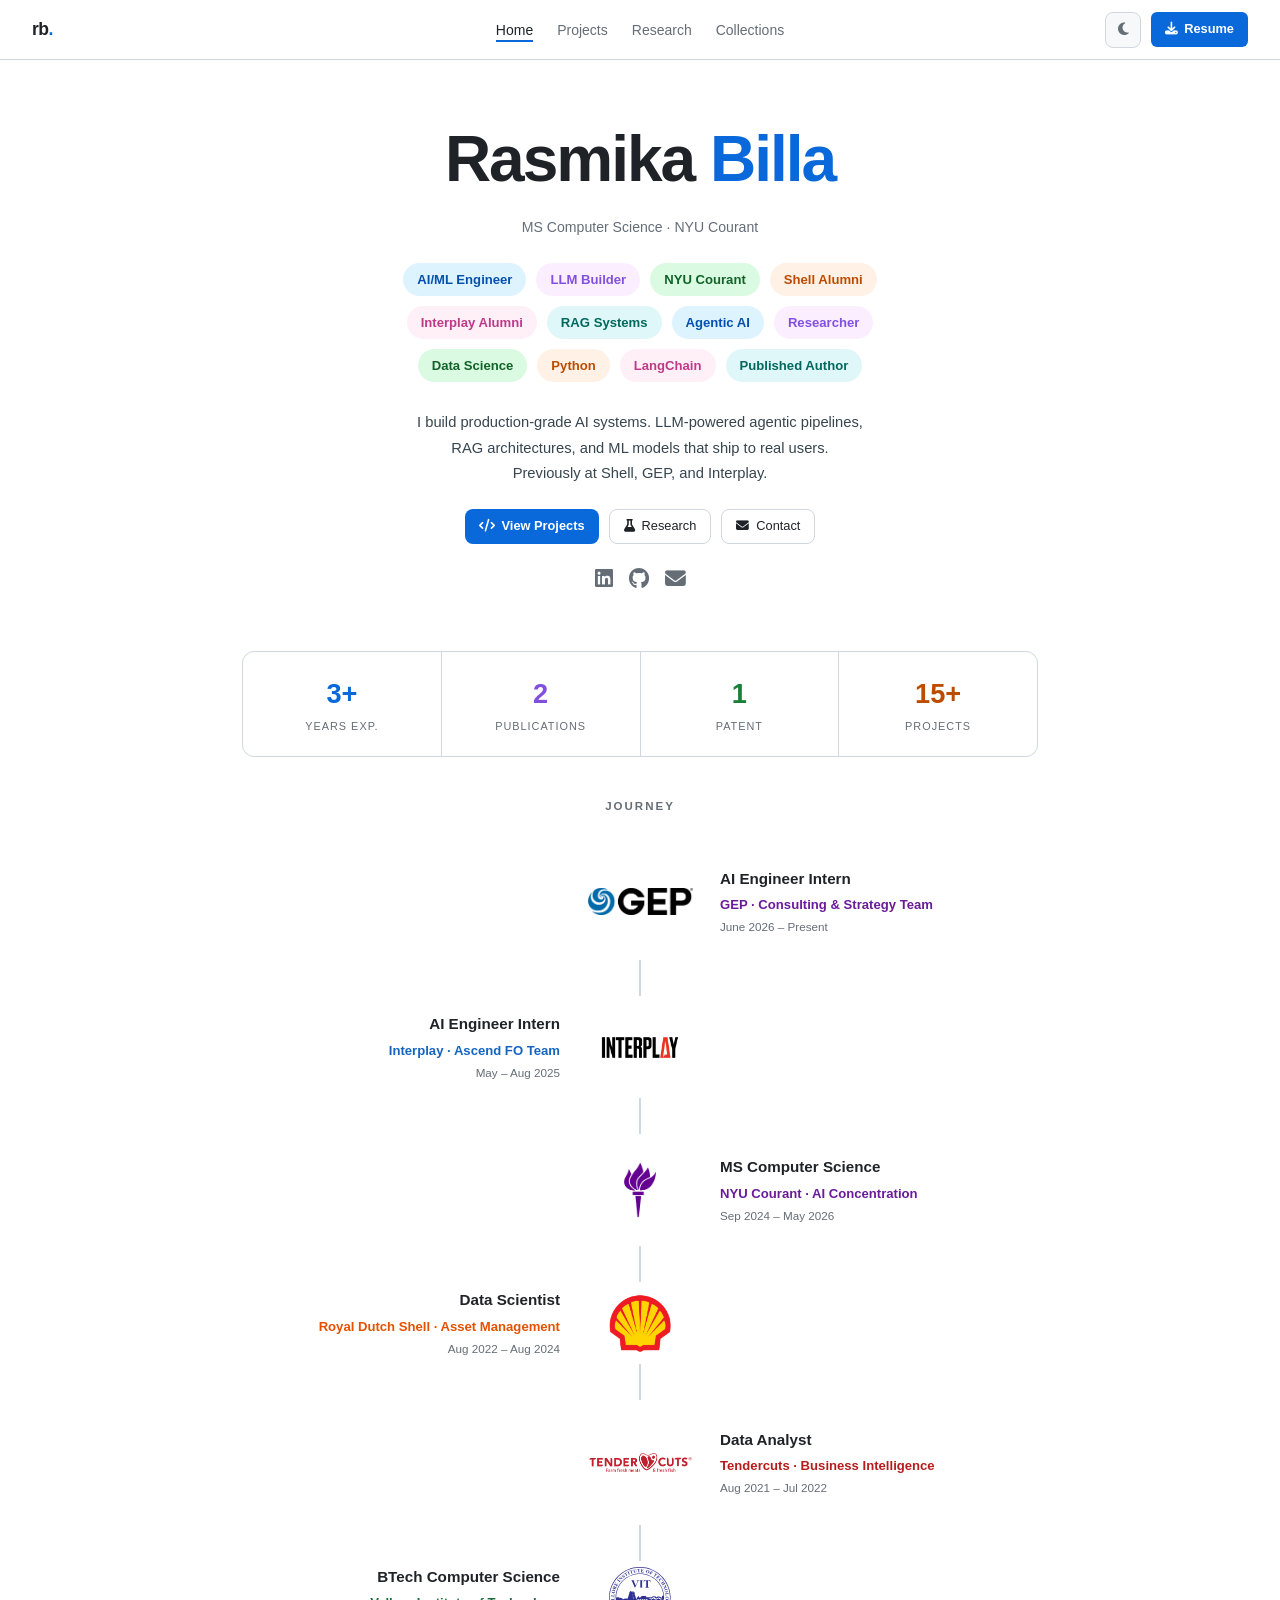
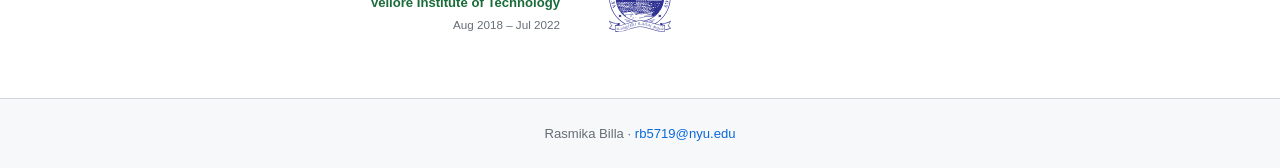
<file: index.html>
<!DOCTYPE html>
<html lang="en" data-theme="light">
<head>
  <meta charset="utf-8">
  <meta name="viewport" content="width=device-width, initial-scale=1.0">
  <meta name="description" content="Rasmika Billa — AI/ML Engineer, NYU MS CS.">
  <title>Rasmika Billa</title>
  <link rel="stylesheet" href="https://cdnjs.cloudflare.com/ajax/libs/font-awesome/6.5.0/css/all.min.css">
  <link rel="stylesheet" href="css/style.css">
  <style>
    /* ── PAGE WRAPPER ── */
    .page-wrap {
      max-width: 860px;
      margin: 0 auto;
      padding: 0 2rem;
    }

    /* ── HERO: TAG CLOUD ── */
    .hero-section {
      display: flex; flex-direction: column;
      align-items: center; justify-content: center;
      text-align: center;
      padding: 48px 0 24px;
    }
    .hero-name {
      font-size: clamp(2.6rem, 6vw, 4rem);
      font-weight: 900;
      letter-spacing: -2px;
      margin-bottom: 6px;
    }
    .hero-name span { color: var(--accent); }
    .hero-tagline { font-size: 0.88rem; color: var(--muted); margin-bottom: 24px; }

    .tag-cloud {
      display: flex; flex-wrap: wrap; gap: 10px;
      justify-content: center;
      max-width: 580px;
      margin-bottom: 28px;
    }
    .tc-tag { padding: 6px 14px; border-radius: 20px; font-size: 0.82rem; font-weight: 600; }
    a.tc-tag {
      display: inline-block;
      text-decoration: none;
      cursor: pointer;
      transition: transform 0.15s ease, box-shadow 0.15s ease, filter 0.15s ease;
    }
    a.tc-tag:hover {
      transform: translateY(-1px);
      box-shadow: 0 4px 12px rgba(0, 0, 0, 0.08);
      filter: brightness(0.97);
    }
    a.tc-tag:focus-visible {
      outline: 2px solid var(--accent);
      outline-offset: 2px;
    }
    [data-theme="dark"] a.tc-tag:hover { box-shadow: 0 4px 14px rgba(0, 0, 0, 0.35); }
    .tc-blue   { background: #ddf4ff; color: #0550ae; }
    .tc-purple { background: #fbefff; color: #8250df; }
    .tc-green  { background: #dafbe1; color: #116329; }
    .tc-orange { background: #fff1e5; color: #bc4c00; }
    .tc-pink   { background: #ffeff7; color: #bf3989; }
    .tc-teal   { background: #e0f7fa; color: #00695c; }
    [data-theme="dark"] .tc-blue,
    [data-theme="dark"] .tc-purple,
    [data-theme="dark"] .tc-green,
    [data-theme="dark"] .tc-orange,
    [data-theme="dark"] .tc-pink,
    [data-theme="dark"] .tc-teal   { background: var(--bg3); color: var(--muted); }

    .hero-bio {
      max-width: 480px;
      font-size: 0.92rem;
      color: var(--text-secondary);
      line-height: 1.75;
      margin-bottom: 22px;
    }
    .hero-actions {
      display: flex; gap: 10px; justify-content: center;
      flex-wrap: wrap; margin-bottom: 18px;
    }
    .social-row { display: flex; gap: 16px; justify-content: center; }
    .social-row a { color: var(--muted); font-size: 1.3rem; transition: color 0.2s; }
    .social-row a:hover { color: var(--accent); }

    /* ── STAT STRIP ── */
    .stat-strip {
      display: flex;
      border: 1px solid var(--border);
      border-radius: 12px;
      overflow: hidden;
      margin: 32px 0;
    }
    .stat {
      flex: 1; text-align: center;
      padding: 20px 0;
      border-right: 1px solid var(--border);
    }
    .stat:last-child { border-right: none; }
    .stat-number { font-size: 1.7rem; font-weight: 800; }
    .stat-number.c1 { color: var(--accent); }
    .stat-number.c2 { color: var(--accent); }
    .stat-number.c3 { color: var(--accent); }
    .stat-number.c4 { color: var(--accent); }
    [data-theme="light"] .stat-number.c1 { color: #0969da; }
    [data-theme="light"] .stat-number.c2 { color: #8250df; }
    [data-theme="light"] .stat-number.c3 { color: #1a7f37; }
    [data-theme="light"] .stat-number.c4 { color: #bc4c00; }
    .stat-label { font-size: 0.68rem; color: var(--muted); text-transform: uppercase; letter-spacing: 1px; margin-top: 3px; }

    /* ── JOURNEY ── */
    .section-title {
      font-size: 0.72rem; font-weight: 700; letter-spacing: 2px;
      text-transform: uppercase; color: var(--muted);
      margin-bottom: 28px; text-align: center;
    }

    .exp-timeline { position:relative; width:100%; }
    .exp-timeline::before {
      content:''; position:absolute;
      left:50%; top:0; bottom:0;
      width:2px; background:var(--border);
      transform:translateX(-50%);
    }
    .exp-item {
      display:grid;
      grid-template-columns: 1fr 120px 1fr;
      align-items:center;
      padding-bottom:36px;
      position:relative;
    }
    .exp-item:last-child { padding-bottom:0; }
    .exp-logo-col {
      grid-column:2;
      display:flex; align-items:center; justify-content:center;
      z-index:2; position:relative;
      background:var(--bg);
      padding:6px 0;
    }
    .exp-logo-col img { object-fit:contain; }
    .exp-item:nth-child(1) .exp-logo-col img { width:105px; height:105px; }
    .exp-item:nth-child(2) .exp-logo-col img { width:90px;  height:90px;  }
    .exp-item:nth-child(3) .exp-logo-col img { width:100px; height:100px; }
    .exp-item:nth-child(4) .exp-logo-col img { width:70px;  height:70px;  }
    .exp-item:nth-child(5) .exp-logo-col img { width:113px; height:113px; }
    .exp-item:nth-child(6) .exp-logo-col img { width:65px;  height:65px;  }
    [data-theme="dark"] .exp-logo-col img { display:none; }
    [data-theme="dark"] .exp-logo-col::after {
      content: attr(data-icon);
      width:48px; height:48px; border-radius:50%;
      background:var(--bg3); border:2px solid var(--border);
      display:flex; align-items:center; justify-content:center;
      font-size:1.4rem;
    }
    [data-theme="light"] .exp-logo-col::after { display:none; }
    .exp-item:nth-child(odd)  .exp-text { grid-column:3; text-align:left;  padding-left:20px; }
    .exp-item:nth-child(even) .exp-text { grid-column:1; grid-row:1; text-align:right; padding-right:20px; }
    .exp-item:nth-child(even) .exp-logo-col { grid-column:2; grid-row:1; }
    .exp-role { font-weight:700; font-size:0.95rem; }
    .exp-team { font-size:0.82rem; font-weight:600; margin-top:3px; }
    .exp-date { font-size:0.73rem; color:var(--muted); margin-top:3px; }
    [data-theme="light"] .exp-item:nth-child(1) .exp-team { color:#6a1b9a; }
    [data-theme="light"] .exp-item:nth-child(2) .exp-team { color:#1565c0; }
    [data-theme="light"] .exp-item:nth-child(3) .exp-team { color:#6a1b9a; }
    [data-theme="light"] .exp-item:nth-child(4) .exp-team { color:#e65100; }
    [data-theme="light"] .exp-item:nth-child(5) .exp-team { color:#b71c1c; }
    [data-theme="light"] .exp-item:nth-child(6) .exp-team { color:#1a6b3a; }
    [data-theme="dark"]  .exp-team { color:var(--accent); }
  </style>
</head>
<body>

<nav>
  <a href="/" class="nav-logo">rb<span>.</span></a>
  <ul class="nav-links">
    <li><a href="/" class="active">Home</a></li>
    <li><a href="/projects/">Projects</a></li>
    <li><a href="/research/">Research</a></li>
    <li><a href="/collections/">Collections</a></li>
  </ul>
  <div class="nav-right">
    <button class="theme-toggle" id="themeToggle" aria-label="Toggle theme">
      <i class="fas fa-moon" id="themeIcon"></i>
    </button>
    <a href="/resume.pdf" target="_blank" class="nav-cta"><i class="fas fa-download"></i> Resume</a>
  </div>
</nav>

<main>
  <div class="page-wrap">

    <!-- HERO -->
    <div class="hero-section">
      <h1 class="hero-name">Rasmika <span>Billa</span></h1>
      <p class="hero-tagline">MS Computer Science &middot; NYU Courant</p>
      <div class="tag-cloud">
        <a href="/projects/" class="tc-tag tc-blue">AI/ML Engineer</a>
        <a href="/projects/" class="tc-tag tc-purple">LLM Builder</a>
        <a href="/research/" class="tc-tag tc-green">NYU Courant</a>
        <a href="/projects/" class="tc-tag tc-orange">Shell Alumni</a>
        <a href="/projects/" class="tc-tag tc-pink">Interplay Alumni</a>
        <a href="/projects/" class="tc-tag tc-teal">RAG Systems</a>
        <a href="/projects/" class="tc-tag tc-blue">Agentic AI</a>
        <a href="/research/" class="tc-tag tc-purple">Researcher</a>
        <a href="/projects/" class="tc-tag tc-green">Data Science</a>
        <a href="/projects/" class="tc-tag tc-orange">Python</a>
        <a href="/projects/" class="tc-tag tc-pink">LangChain</a>
        <a href="/research/" class="tc-tag tc-teal">Published Author</a>
      </div>
      <p class="hero-bio">I build production-grade AI systems. LLM-powered agentic pipelines, RAG architectures, and ML models that ship to real users.<br>Previously at Shell, GEP, and Interplay.</p>
      <div class="hero-actions">
        <a href="/projects/" class="btn-primary" style="padding:6px 14px;font-size:0.8rem;"><i class="fas fa-code"></i> View Projects</a>
        <a href="/research/" class="btn-outline" style="padding:6px 14px;font-size:0.8rem;"><i class="fas fa-flask"></i> Research</a>
        <a href="mailto:rb5719@nyu.edu" class="btn-outline" style="padding:6px 14px;font-size:0.8rem;"><i class="fas fa-envelope"></i> Contact</a>
      </div>
      <div class="social-row">
        <a href="https://in.linkedin.com/in/rasmika-billa-b06b50199/" target="_blank" title="LinkedIn"><i class="fab fa-linkedin"></i></a>
        <a href="https://github.com/Rasmika-b/" target="_blank" title="GitHub"><i class="fab fa-github"></i></a>
        <a href="mailto:rb5719@nyu.edu" title="Email"><i class="fas fa-envelope"></i></a>
      </div>
    </div>

    <!-- STAT STRIP -->
    <div class="stat-strip">
      <div class="stat"><div class="stat-number c1">3+</div><div class="stat-label">Years Exp.</div></div>
      <div class="stat"><div class="stat-number c2">2</div><div class="stat-label">Publications</div></div>
      <div class="stat"><div class="stat-number c3">1</div><div class="stat-label">Patent</div></div>
      <div class="stat"><div class="stat-number c4">15+</div><div class="stat-label">Projects</div></div>
    </div>

    <!-- JOURNEY -->
    <div style="margin-top:40px; margin-bottom:60px;">
      <p class="section-title">Journey</p>
      <div class="exp-timeline">

        <div class="exp-item">
          <div class="exp-logo-col" data-icon="🔬"><img src="img/gep-logo.png" alt="GEP"></div>
          <div class="exp-text">
            <div class="exp-role">AI Engineer Intern</div>
            <div class="exp-team">GEP &middot; Consulting & Strategy Team</div>
            <div class="exp-date">June 2026 &ndash; Present</div>
          </div>
        </div>

        <div class="exp-item">
          <div class="exp-logo-col" data-icon="🏢"><img src="img/interplay-logo.png" alt="Interplay"></div>
          <div class="exp-text">
            <div class="exp-role">AI Engineer Intern</div>
            <div class="exp-team">Interplay &middot; Ascend FO Team</div>
            <div class="exp-date">May &ndash; Aug 2025</div>
          </div>
        </div>

        <div class="exp-item">
          <div class="exp-logo-col" data-icon="🎓"><img src="img/nyu-logo.png" alt="NYU"></div>
          <div class="exp-text">
            <div class="exp-role">MS Computer Science</div>
            <div class="exp-team">NYU Courant &middot; AI Concentration</div>
            <div class="exp-date">Sep 2024 &ndash; May 2026</div>
          </div>
        </div>

        <div class="exp-item">
          <div class="exp-logo-col" data-icon="⚡"><img src="img/shell-logo.png" alt="Shell"></div>
          <div class="exp-text">
            <div class="exp-role">Data Scientist</div>
            <div class="exp-team">Royal Dutch Shell &middot; Asset Management</div>
            <div class="exp-date">Aug 2022 &ndash; Aug 2024</div>
          </div>
        </div>

        <div class="exp-item">
          <div class="exp-logo-col" data-icon="📊"><img src="img/tendercuts-logo.png" alt="Tendercuts"></div>
          <div class="exp-text">
            <div class="exp-role">Data Analyst</div>
            <div class="exp-team">Tendercuts &middot; Business Intelligence</div>
            <div class="exp-date">Aug 2021 &ndash; Jul 2022</div>
          </div>
        </div>

        <div class="exp-item">
          <div class="exp-logo-col" data-icon="🎓"><img src="img/vit-logo.svg" alt="VIT"></div>
          <div class="exp-text">
            <div class="exp-role">BTech Computer Science</div>
            <div class="exp-team">Vellore Institute of Technology</div>
            <div class="exp-date">Aug 2018 &ndash; Jul 2022</div>
          </div>
        </div>

      </div>
    </div>

  </div>
</main>

<footer>
  <p>Rasmika Billa &middot; <a href="mailto:rb5719@nyu.edu">rb5719@nyu.edu</a></p>
</footer>

<script src="js/theme.js"></script>
</body>
</html>
</file>
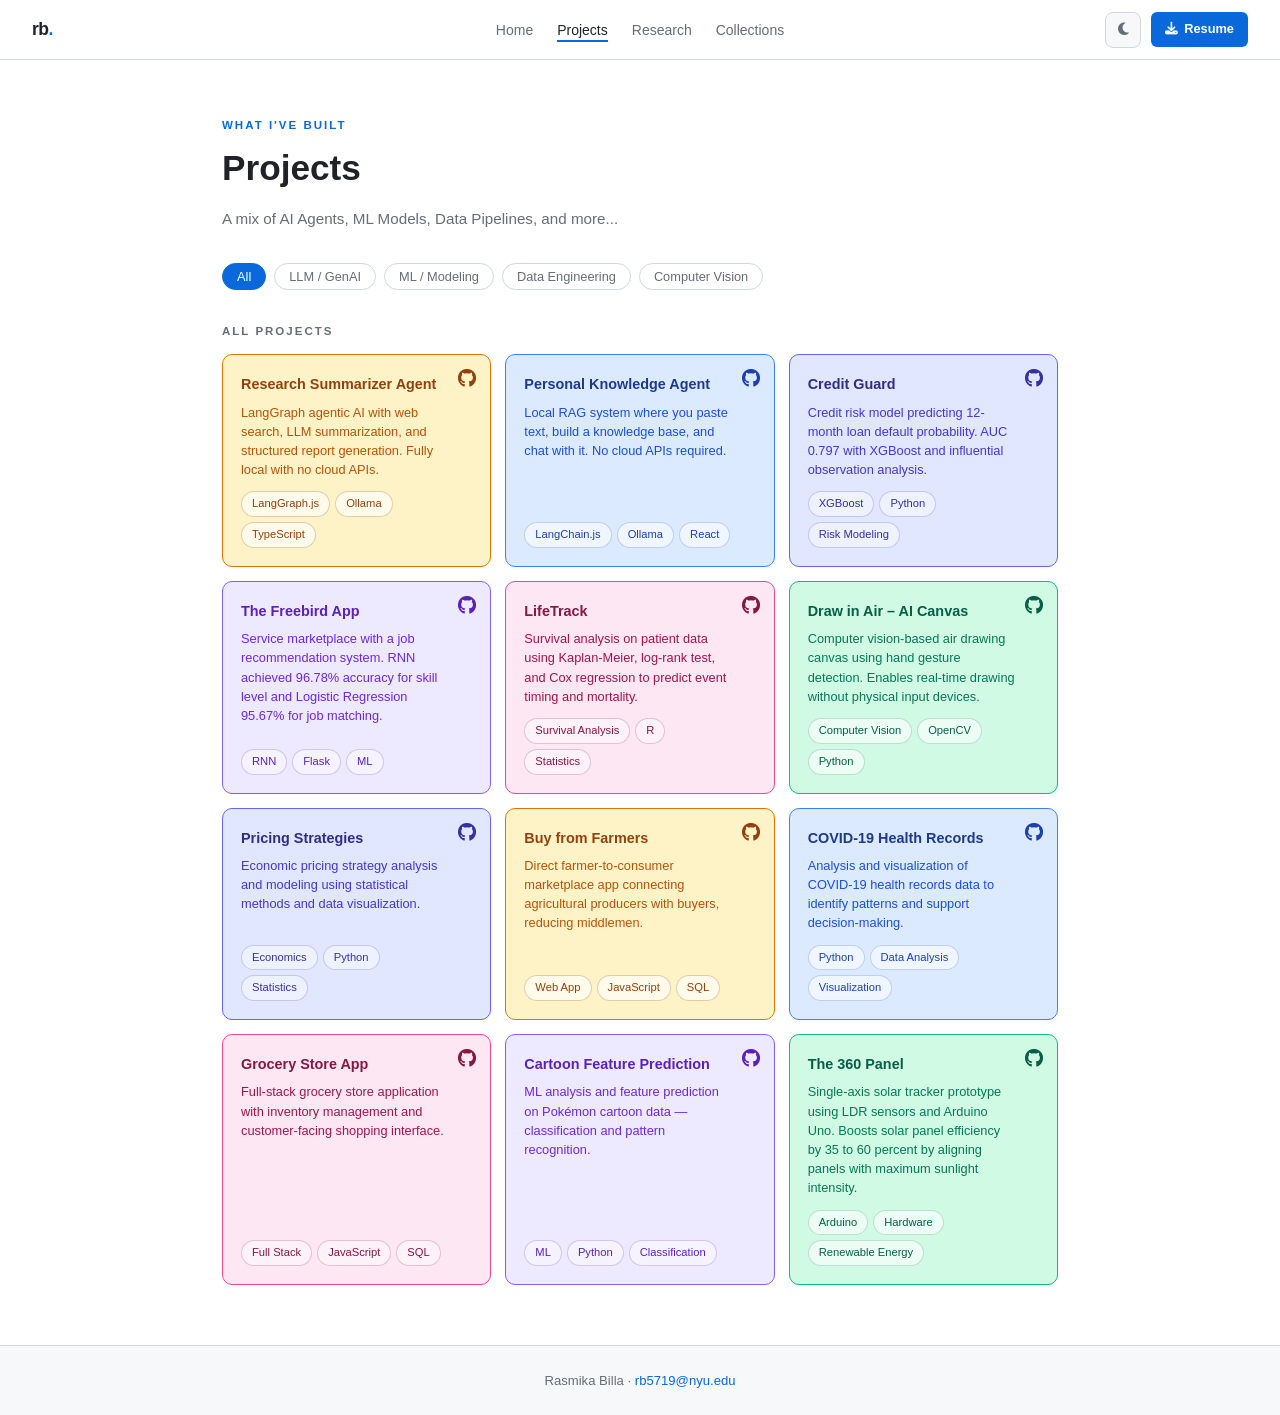
<file: projects/index.html>
<!DOCTYPE html>
<html lang="en" data-theme="light">
<head>
  <meta charset="utf-8">
  <meta name="viewport" content="width=device-width, initial-scale=1.0">
  <title>Projects &middot; Rasmika Billa</title>
  <link rel="stylesheet" href="https://cdnjs.cloudflare.com/ajax/libs/font-awesome/6.5.0/css/all.min.css">
  <link rel="stylesheet" href="/css/style.css">
  <style>
    /* Project cards (light): 6 palettes — match home tag pills (sky blue, lavender, mint, cream, pink, indigo blue) */
    .content { max-width: 900px; margin: 0 auto; padding: 0 2rem 60px; }

    /* filter bar */
    .filter-bar { display: flex; gap: 8px; flex-wrap: wrap; margin-bottom: 32px; }
    .filter-btn { padding: 5px 14px; border-radius: 20px; font-size: 0.8rem; font-weight: 500; border: 1px solid var(--border); background: transparent; color: var(--muted); cursor: pointer; transition: all 0.2s; }
    .filter-btn:hover, .filter-btn.active { background: var(--accent); color: #fff; border-color: var(--accent); }

    .strip-label { font-size: 0.72rem; font-weight: 700; letter-spacing: 2px; text-transform: uppercase; color: var(--muted); margin-bottom: 14px; }

    /* featured cards */
    .featured-grid { display: grid; grid-template-columns: repeat(3, 1fr); gap: 16px; margin-bottom: 40px; }
    .feat-card { border: 1px solid var(--border); border-radius: 12px; padding: 24px; position: relative; transition: transform 0.2s, border-color 0.2s; display: flex; flex-direction: column; }
    .feat-card:hover { transform: translateY(-3px); border-color: var(--accent); }
    .feat-card.c-blue   { background: linear-gradient(135deg, #1a2a3a, #1f3a5f); }
    .feat-card.c-purple { background: linear-gradient(135deg, #2a1a3a, #3a1f5a); }
    .feat-card.c-teal   { background: linear-gradient(135deg, #1a3a3a, #1f4a4a); }
    [data-theme="light"] .feat-card.c-blue   { background: linear-gradient(135deg, #fafafa, #f1f5f9); }
    [data-theme="light"] .feat-card.c-purple { background: linear-gradient(135deg, #fafaf9, #f5f5f4); }
    [data-theme="light"] .feat-card.c-teal   { background: linear-gradient(135deg, #f8fafc, #f0fdfa); }
    .fc-badge { position: absolute; top: 16px; right: 16px; font-size: 0.65rem; font-weight: 700; padding: 2px 8px; border-radius: 4px; letter-spacing: 0.5px; background: var(--tag-purple-bg); color: var(--tag-purple-text); }
    .fc-icon { font-size: 2rem; margin-bottom: 12px; }
    .fc-title { font-size: 1.05rem; font-weight: 700; margin-bottom: 8px; }
    .fc-desc { font-size: 0.85rem; color: var(--text-secondary); line-height: 1.6; margin-bottom: 14px; flex: 1; }
    [data-theme="light"] .feat-card .fc-title { color: #0f172a; }
    [data-theme="light"] .feat-card .fc-desc { color: #334155; }
    .fc-impact { display: flex; gap: 8px; flex-wrap: wrap; margin-bottom: 14px; }
    .impact-chip { background: var(--tag-green-bg); color: var(--tag-green-text); font-size: 0.75rem; font-weight: 600; padding: 3px 10px; border-radius: 4px; }
    .fc-tags { display: flex; flex-wrap: wrap; gap: 6px; margin-bottom: 16px; }
    .fc-tag { background: rgba(0,0,0,0.15); color: var(--text-secondary); padding: 2px 8px; border-radius: 4px; font-size: 0.72rem; }
    [data-theme="light"] .feat-card .fc-tag { background: #e2e8f0; color: #1e293b; }
    .fc-links { display: flex; gap: 10px; }
    .fc-links a { font-size: 0.8rem; color: var(--accent); display: flex; align-items: center; gap: 5px; }
    .fc-links a:hover { text-decoration: underline; }

    /* all projects grid — colored in light mode only */
    .projects-grid { display: grid; grid-template-columns: repeat(3, 1fr); gap: 14px; }
    .proj-card { position: relative; border: 1px solid var(--border); border-radius: 10px; padding: 18px 42px 18px 18px; display: flex; flex-direction: column; transition: border-color 0.2s, transform 0.2s; }
    .proj-card:hover { transform: translateY(-2px); }
    [data-theme="dark"] .proj-card { background: var(--bg2); border-color: var(--border); }
    [data-theme="dark"] .proj-card:hover { border-color: var(--accent); }

    /* c1 — pale blue / royal blue (AI/ML, Agentic) */
    [data-theme="light"] .proj-card.c1 { background: #dbeafe; border-color: #3b82f6; }
    [data-theme="light"] .proj-card.c1 .proj-name,
    [data-theme="light"] .proj-card.c1 .proj-name a { color: #1e3a8a; }
    [data-theme="light"] .proj-card.c1 .proj-desc { color: #1d4ed8; }
    [data-theme="light"] .proj-card.c1 .proj-github { color: #1e40af; }
    [data-theme="light"] .proj-card.c1 .proj-tag { background: #eff6ff; color: #1e40af; border: 1px solid rgba(30, 64, 175, 0.22); }
    [data-theme="light"] .proj-card.c1:hover { border-color: #2563eb; }

    /* c2 — lavender / rich purple (LLM, Researcher) */
    [data-theme="light"] .proj-card.c2 { background: #ede9fe; border-color: #8b5cf6; }
    [data-theme="light"] .proj-card.c2 .proj-name,
    [data-theme="light"] .proj-card.c2 .proj-name a { color: #5b21b6; }
    [data-theme="light"] .proj-card.c2 .proj-desc { color: #6d28d9; }
    [data-theme="light"] .proj-card.c2 .proj-github { color: #5b21b6; }
    [data-theme="light"] .proj-card.c2 .proj-tag { background: #f5f3ff; color: #5b21b6; border: 1px solid rgba(91, 33, 182, 0.22); }
    [data-theme="light"] .proj-card.c2:hover { border-color: #7c3aed; }

    /* c3 — mint / forest green (NYU, Data Science) */
    [data-theme="light"] .proj-card.c3 { background: #d1fae5; border-color: #10b981; }
    [data-theme="light"] .proj-card.c3 .proj-name,
    [data-theme="light"] .proj-card.c3 .proj-name a { color: #065f46; }
    [data-theme="light"] .proj-card.c3 .proj-desc { color: #047857; }
    [data-theme="light"] .proj-card.c3 .proj-github { color: #065f46; }
    [data-theme="light"] .proj-card.c3 .proj-tag { background: #ecfdf5; color: #065f46; border: 1px solid rgba(6, 95, 70, 0.2); }
    [data-theme="light"] .proj-card.c3:hover { border-color: #059669; }

    /* c4 — cream / burnt orange-brown (Shell, Python) */
    [data-theme="light"] .proj-card.c4 { background: #fef3c7; border-color: #d97706; }
    [data-theme="light"] .proj-card.c4 .proj-name,
    [data-theme="light"] .proj-card.c4 .proj-name a { color: #92400e; }
    [data-theme="light"] .proj-card.c4 .proj-desc { color: #b45309; }
    [data-theme="light"] .proj-card.c4 .proj-github { color: #92400e; }
    [data-theme="light"] .proj-card.c4 .proj-tag { background: #fffbeb; color: #92400e; border: 1px solid rgba(146, 64, 14, 0.25); }
    [data-theme="light"] .proj-card.c4:hover { border-color: #b45309; }

    /* c5 — soft pink / maroon (Interplay, LangChain) */
    [data-theme="light"] .proj-card.c5 { background: #fce7f3; border-color: #ec4899; }
    [data-theme="light"] .proj-card.c5 .proj-name,
    [data-theme="light"] .proj-card.c5 .proj-name a { color: #831843; }
    [data-theme="light"] .proj-card.c5 .proj-desc { color: #9d174d; }
    [data-theme="light"] .proj-card.c5 .proj-github { color: #831843; }
    [data-theme="light"] .proj-card.c5 .proj-tag { background: #fdf2f8; color: #831843; border: 1px solid rgba(131, 24, 67, 0.22); }
    [data-theme="light"] .proj-card.c5:hover { border-color: #db2777; }

    /* c6 — periwinkle / indigo blue (no cyan) */
    [data-theme="light"] .proj-card.c6 { background: #e0e7ff; border-color: #6366f1; }
    [data-theme="light"] .proj-card.c6 .proj-name,
    [data-theme="light"] .proj-card.c6 .proj-name a { color: #312e81; }
    [data-theme="light"] .proj-card.c6 .proj-desc { color: #4338ca; }
    [data-theme="light"] .proj-card.c6 .proj-github { color: #3730a3; }
    [data-theme="light"] .proj-card.c6 .proj-tag { background: #eef2ff; color: #3730a3; border: 1px solid rgba(55, 48, 163, 0.22); }
    [data-theme="light"] .proj-card.c6:hover { border-color: #4f46e5; }

    .proj-github {
      position: absolute;
      top: 14px;
      right: 14px;
      font-size: 1.15rem;
      color: var(--muted);
      line-height: 1;
      z-index: 1;
      transition: color 0.2s;
    }
    [data-theme="dark"] .proj-github:hover { color: var(--accent); }
    [data-theme="light"] .proj-card.c1 .proj-github:hover { color: #1e3a8a; }
    [data-theme="light"] .proj-card.c2 .proj-github:hover { color: #4c1d95; }
    [data-theme="light"] .proj-card.c3 .proj-github:hover { color: #064e3b; }
    [data-theme="light"] .proj-card.c4 .proj-github:hover { color: #78350f; }
    [data-theme="light"] .proj-card.c5 .proj-github:hover { color: #701a35; }
    [data-theme="light"] .proj-card.c6 .proj-github:hover { color: #312e81; }
    .proj-name a { color: var(--text); text-decoration: none; }
    .proj-name a:hover { text-decoration: underline; }
    [data-theme="light"] .proj-card.c1 .proj-name a:hover { color: #172554; }
    [data-theme="light"] .proj-card.c2 .proj-name a:hover { color: #4c1d95; }
    [data-theme="light"] .proj-card.c3 .proj-name a:hover { color: #064e3b; }
    [data-theme="light"] .proj-card.c4 .proj-name a:hover { color: #78350f; }
    [data-theme="light"] .proj-card.c5 .proj-name a:hover { color: #701a35; }
    [data-theme="light"] .proj-card.c6 .proj-name a:hover { color: #1e1b4b; }
    [data-theme="dark"] .proj-card .proj-name a:hover { color: var(--accent); }
    .proj-name { font-weight: 700; font-size: 0.9rem; margin-bottom: 6px; }
    .proj-desc { font-size: 0.8rem; color: var(--text-secondary); flex: 1; margin-bottom: 12px; line-height: 1.5; }
    .proj-tags { display: flex; flex-wrap: wrap; gap: 5px; }
    .proj-tag { background: var(--bg3); color: var(--muted); padding: 3px 10px; border-radius: 9999px; font-size: 0.7rem; border: 1px solid transparent; }
    [data-theme="dark"] .proj-card .proj-name,
    [data-theme="dark"] .proj-card .proj-name a { color: var(--text); }
    [data-theme="dark"] .proj-card .proj-desc { color: var(--text-secondary); }
    [data-theme="dark"] .proj-card .proj-github { color: var(--muted); }
    [data-theme="dark"] .proj-card .proj-github:hover { color: var(--accent); }
    [data-theme="dark"] .proj-card .proj-tag { background: var(--bg3); color: var(--muted); border-color: transparent; }

    .hidden { display: none; }

    @media (max-width: 700px) { .featured-grid { grid-template-columns: 1fr; } .projects-grid { grid-template-columns: 1fr 1fr; } }
    @media (max-width: 420px) { .projects-grid { grid-template-columns: 1fr; } }
  </style>
</head>
<body>
<nav>
  <a href="/" class="nav-logo">rb<span>.</span></a>
  <ul class="nav-links">
    <li><a href="/">Home</a></li>
    <li><a href="/projects/" class="active">Projects</a></li>
    <li><a href="/research/">Research</a></li>
    <li><a href="/collections/">Collections</a></li>
  </ul>
  <div class="nav-right">
    <button class="theme-toggle" id="themeToggle" aria-label="Toggle theme"><i class="fas fa-moon" id="themeIcon"></i></button>
    <a href="/resume.pdf" target="_blank" class="nav-cta"><i class="fas fa-download"></i> Resume</a>
  </div>
</nav>

<main>
  <div class="page-hero">
    <p class="label">What I've built</p>
    <h1>Projects</h1>
    <p style="white-space:nowrap">A mix of AI Agents, ML Models, Data Pipelines, and more...</p>
  </div>
  <div class="content">

    <!-- filter bar -->
    <div class="filter-bar">
      <button class="filter-btn active" data-filter="all">All</button>
      <button class="filter-btn" data-filter="llm">LLM / GenAI</button>
      <button class="filter-btn" data-filter="ml">ML / Modeling</button>
      <button class="filter-btn" data-filter="data">Data Engineering</button>
      <button class="filter-btn" data-filter="cv">Computer Vision</button>
    </div>

    <!-- all projects — ordered by creation date (newest first) -->
    <p class="strip-label" style="margin-bottom:14px">All Projects</p>
    <div class="projects-grid" id="projectsGrid">

      <div class="proj-card c4" data-tags="llm">
        <a href="https://github.com/Rasmika-b/research_agent" class="proj-github" target="_blank" rel="noopener noreferrer" aria-label="View on GitHub"><i class="fab fa-github"></i></a>
        <div class="proj-name"><a href="https://github.com/Rasmika-b/research_agent" target="_blank">Research Summarizer Agent</a></div>
        <div class="proj-desc">LangGraph agentic AI with web search, LLM summarization, and structured report generation. Fully local with no cloud APIs.</div>
        <div class="proj-tags"><span class="proj-tag">LangGraph.js</span><span class="proj-tag">Ollama</span><span class="proj-tag">TypeScript</span></div>
      </div>

      <div class="proj-card c1" data-tags="llm">
        <a href="https://github.com/Rasmika-b/knowledge_agent_project" class="proj-github" target="_blank" rel="noopener noreferrer" aria-label="View on GitHub"><i class="fab fa-github"></i></a>
        <div class="proj-name"><a href="https://github.com/Rasmika-b/knowledge_agent_project" target="_blank">Personal Knowledge Agent</a></div>
        <div class="proj-desc">Local RAG system where you paste text, build a knowledge base, and chat with it. No cloud APIs required.</div>
        <div class="proj-tags"><span class="proj-tag">LangChain.js</span><span class="proj-tag">Ollama</span><span class="proj-tag">React</span></div>
      </div>

      <div class="proj-card c6" data-tags="ml">
        <a href="https://github.com/Rasmika-b/Predicting-Loan-Default" class="proj-github" target="_blank" rel="noopener noreferrer" aria-label="View on GitHub"><i class="fab fa-github"></i></a>
        <div class="proj-name"><a href="https://github.com/Rasmika-b/Predicting-Loan-Default" target="_blank">Credit Guard</a></div>
        <div class="proj-desc">Credit risk model predicting 12-month loan default probability. AUC 0.797 with XGBoost and influential observation analysis.</div>
        <div class="proj-tags"><span class="proj-tag">XGBoost</span><span class="proj-tag">Python</span><span class="proj-tag">Risk Modeling</span></div>
      </div>

      <div class="proj-card c2" data-tags="ml">
        <a href="https://github.com/Rasmika-b/The-Freebird-App" class="proj-github" target="_blank" rel="noopener noreferrer" aria-label="View on GitHub"><i class="fab fa-github"></i></a>
        <div class="proj-name"><a href="https://github.com/Rasmika-b/The-Freebird-App" target="_blank">The Freebird App</a></div>
        <div class="proj-desc">Service marketplace with a job recommendation system. RNN achieved 96.78% accuracy for skill level and Logistic Regression 95.67% for job matching.</div>
        <div class="proj-tags"><span class="proj-tag">RNN</span><span class="proj-tag">Flask</span><span class="proj-tag">ML</span></div>
      </div>

      <div class="proj-card c5" data-tags="ml">
        <a href="https://github.com/Rasmika-b/Time-to-Event-Analysis" class="proj-github" target="_blank" rel="noopener noreferrer" aria-label="View on GitHub"><i class="fab fa-github"></i></a>
        <div class="proj-name"><a href="https://github.com/Rasmika-b/Time-to-Event-Analysis" target="_blank">LifeTrack</a></div>
        <div class="proj-desc">Survival analysis on patient data using Kaplan-Meier, log-rank test, and Cox regression to predict event timing and mortality.</div>
        <div class="proj-tags"><span class="proj-tag">Survival Analysis</span><span class="proj-tag">R</span><span class="proj-tag">Statistics</span></div>
      </div>

      <div class="proj-card c3" data-tags="cv">
        <a href="https://github.com/Rasmika-b/Draw-in-air-AI-Canvas" class="proj-github" target="_blank" rel="noopener noreferrer" aria-label="View on GitHub"><i class="fab fa-github"></i></a>
        <div class="proj-name"><a href="https://github.com/Rasmika-b/Draw-in-air-AI-Canvas" target="_blank">Draw in Air &ndash; AI Canvas</a></div>
        <div class="proj-desc">Computer vision-based air drawing canvas using hand gesture detection. Enables real-time drawing without physical input devices.</div>
        <div class="proj-tags"><span class="proj-tag">Computer Vision</span><span class="proj-tag">OpenCV</span><span class="proj-tag">Python</span></div>
      </div>

      <div class="proj-card c6" data-tags="ml">
        <a href="https://github.com/Rasmika-b/Economics-Pricing_Strategies" class="proj-github" target="_blank" rel="noopener noreferrer" aria-label="View on GitHub"><i class="fab fa-github"></i></a>
        <div class="proj-name"><a href="https://github.com/Rasmika-b/Economics-Pricing_Strategies" target="_blank">Pricing Strategies</a></div>
        <div class="proj-desc">Economic pricing strategy analysis and modeling using statistical methods and data visualization.</div>
        <div class="proj-tags"><span class="proj-tag">Economics</span><span class="proj-tag">Python</span><span class="proj-tag">Statistics</span></div>
      </div>

      <div class="proj-card c4" data-tags="data">
        <a href="https://github.com/Rasmika-b/Buy_from_farmers" class="proj-github" target="_blank" rel="noopener noreferrer" aria-label="View on GitHub"><i class="fab fa-github"></i></a>
        <div class="proj-name"><a href="https://github.com/Rasmika-b/Buy_from_farmers" target="_blank">Buy from Farmers</a></div>
        <div class="proj-desc">Direct farmer-to-consumer marketplace app connecting agricultural producers with buyers, reducing middlemen.</div>
        <div class="proj-tags"><span class="proj-tag">Web App</span><span class="proj-tag">JavaScript</span><span class="proj-tag">SQL</span></div>
      </div>

      <div class="proj-card c1" data-tags="ml">
        <a href="https://github.com/Rasmika-b/COVID-19-Health-Records" class="proj-github" target="_blank" rel="noopener noreferrer" aria-label="View on GitHub"><i class="fab fa-github"></i></a>
        <div class="proj-name"><a href="https://github.com/Rasmika-b/COVID-19-Health-Records" target="_blank">COVID-19 Health Records</a></div>
        <div class="proj-desc">Analysis and visualization of COVID-19 health records data to identify patterns and support decision-making.</div>
        <div class="proj-tags"><span class="proj-tag">Python</span><span class="proj-tag">Data Analysis</span><span class="proj-tag">Visualization</span></div>
      </div>

      <div class="proj-card c5" data-tags="data">
        <a href="https://github.com/Rasmika-b/Groceries-Store-App" class="proj-github" target="_blank" rel="noopener noreferrer" aria-label="View on GitHub"><i class="fab fa-github"></i></a>
        <div class="proj-name"><a href="https://github.com/Rasmika-b/Groceries-Store-App" target="_blank">Grocery Store App</a></div>
        <div class="proj-desc">Full-stack grocery store application with inventory management and customer-facing shopping interface.</div>
        <div class="proj-tags"><span class="proj-tag">Full Stack</span><span class="proj-tag">JavaScript</span><span class="proj-tag">SQL</span></div>
      </div>

      <div class="proj-card c2" data-tags="ml">
        <a href="https://github.com/Rasmika-b/Cartoon-Pok-mon-feature-prediction-Analysis" class="proj-github" target="_blank" rel="noopener noreferrer" aria-label="View on GitHub"><i class="fab fa-github"></i></a>
        <div class="proj-name"><a href="https://github.com/Rasmika-b/Cartoon-Pok-mon-feature-prediction-Analysis" target="_blank">Cartoon Feature Prediction</a></div>
        <div class="proj-desc">ML analysis and feature prediction on Pokémon cartoon data — classification and pattern recognition.</div>
        <div class="proj-tags"><span class="proj-tag">ML</span><span class="proj-tag">Python</span><span class="proj-tag">Classification</span></div>
      </div>

      <div class="proj-card c3" data-tags="cv">
        <a href="https://github.com/Rasmika-b/The-360-Panel" class="proj-github" target="_blank" rel="noopener noreferrer" aria-label="View on GitHub"><i class="fab fa-github"></i></a>
        <div class="proj-name"><a href="https://github.com/Rasmika-b/The-360-Panel" target="_blank">The 360 Panel</a></div>
        <div class="proj-desc">Single-axis solar tracker prototype using LDR sensors and Arduino Uno. Boosts solar panel efficiency by 35 to 60 percent by aligning panels with maximum sunlight intensity.</div>
        <div class="proj-tags"><span class="proj-tag">Arduino</span><span class="proj-tag">Hardware</span><span class="proj-tag">Renewable Energy</span></div>
      </div>

    </div>
  </div>
</main>

<footer><p>Rasmika Billa &middot; <a href="mailto:rb5719@nyu.edu">rb5719@nyu.edu</a></p></footer>
<script src="/js/theme.js"></script>
<script>
  // filter logic
  const btns  = document.querySelectorAll('.filter-btn');
  const cards = document.querySelectorAll('#projectsGrid .proj-card');

  btns.forEach(btn => {
    btn.addEventListener('click', function () {
      btns.forEach(b => b.classList.remove('active'));
      this.classList.add('active');
      const f = this.dataset.filter;
      cards.forEach(card => {
        if (f === 'all' || card.dataset.tags === f) {
          card.classList.remove('hidden');
        } else {
          card.classList.add('hidden');
        }
      });
    });
  });
</script>
</body>
</html>
</file>
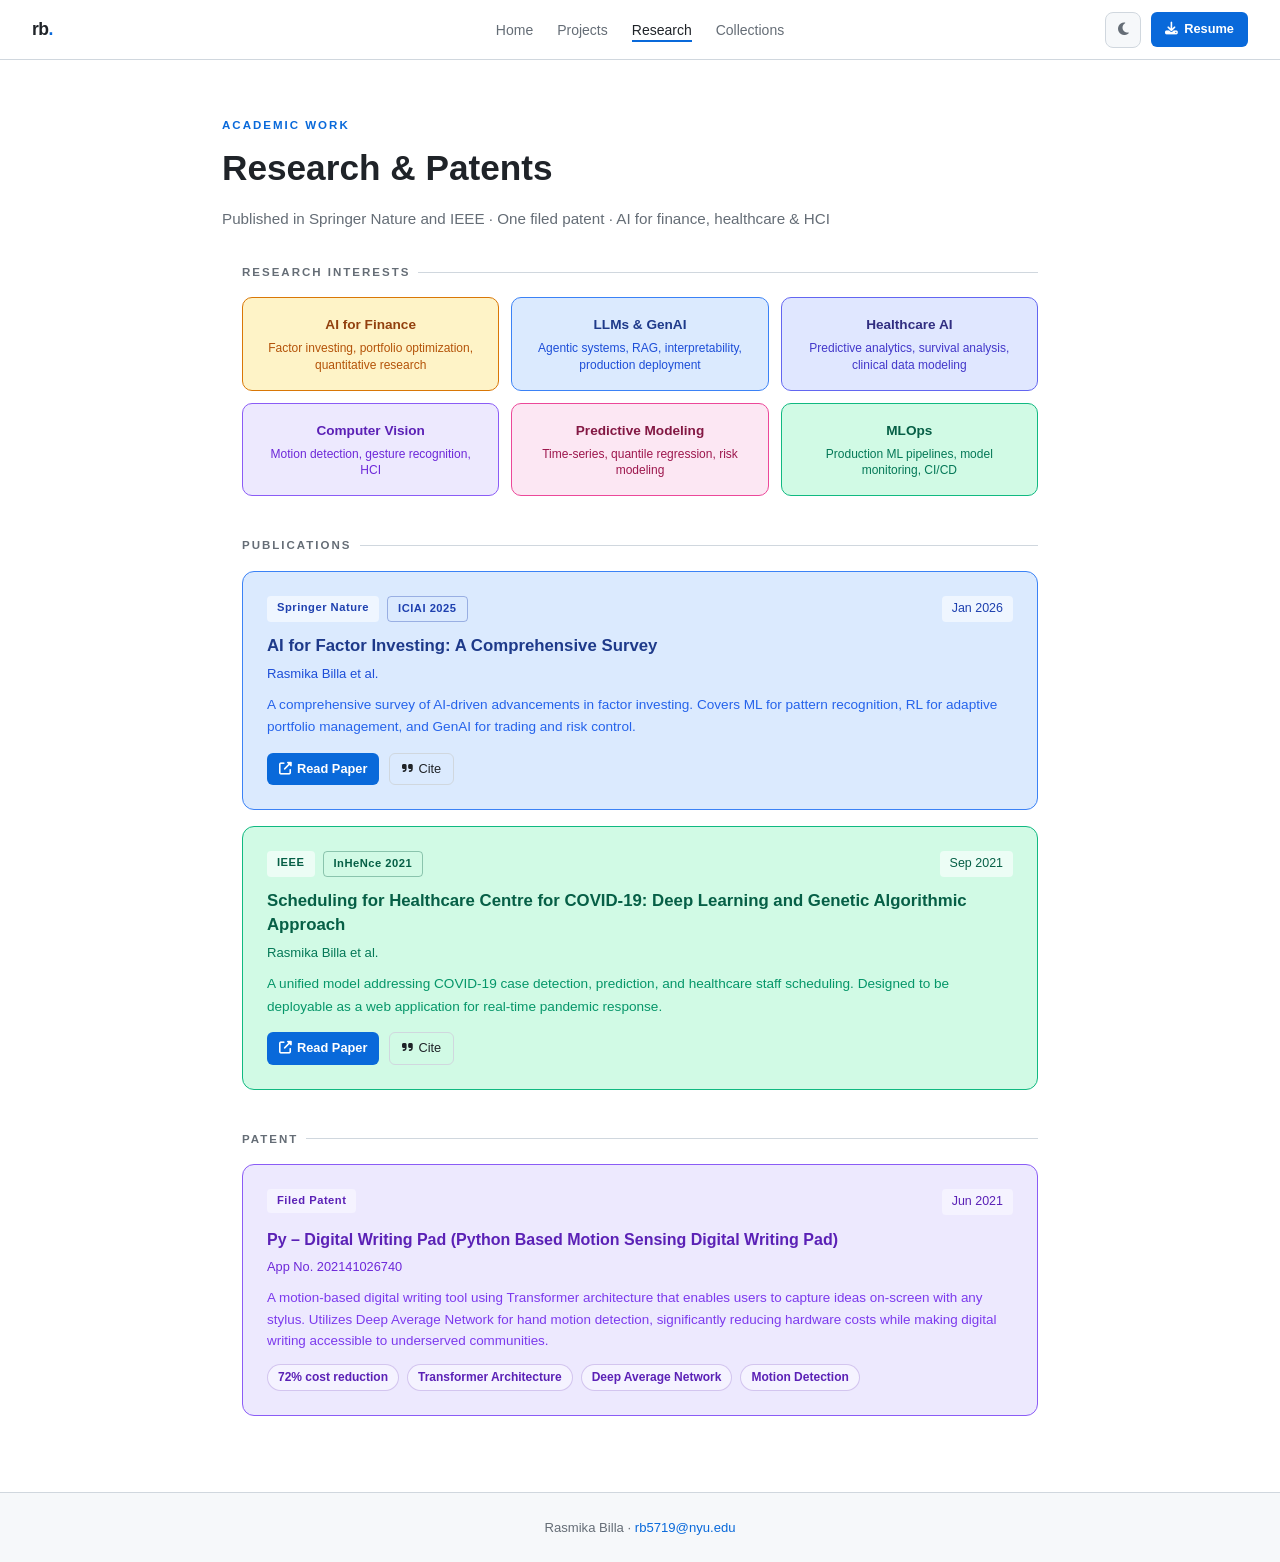
<file: research/index.html>
<!DOCTYPE html>
<html lang="en" data-theme="light">
<head>
  <meta charset="utf-8">
  <meta name="viewport" content="width=device-width, initial-scale=1.0">
  <title>Research &middot; Rasmika Billa</title>
  <link rel="stylesheet" href="https://cdnjs.cloudflare.com/ajax/libs/font-awesome/6.5.0/css/all.min.css">
  <link rel="stylesheet" href="/css/style.css">
  <style>
    /* Same 6 palettes as /projects/ (c1–c6) */
    .content { max-width: 860px; margin: 0 auto; padding: 0 2rem 60px; }

    .interests-grid { display: grid; grid-template-columns: repeat(3, 1fr); gap: 12px; margin-bottom: 40px; }
    .interest-card { border: 1px solid var(--border); border-radius: 10px; padding: 16px; text-align: center; transition: border-color 0.2s; }
    .interest-name { font-size: 0.85rem; font-weight: 600; margin-bottom: 4px; }
    .interest-desc { font-size: 0.75rem; line-height: 1.4; }

    .pub-card { border: 1px solid var(--border); border-radius: 12px; padding: 24px; margin-bottom: 16px; transition: border-color 0.2s; }
    .pub-top { display: flex; justify-content: space-between; align-items: flex-start; gap: 12px; margin-bottom: 12px; }
    .pub-venue-row { display: flex; gap: 8px; flex-wrap: wrap; }
    .pub-badge { font-size: 0.7rem; font-weight: 700; padding: 3px 10px; border-radius: 4px; letter-spacing: 0.5px; }
    .pub-badge.badge-springer,
    .pub-badge.badge-ieee,
    .pub-badge.badge-patent {
      background: var(--bg3);
      color: var(--text-secondary);
    }
    .pub-badge-outline {
      background: transparent;
      border: 1px solid var(--border);
      color: var(--text-secondary);
      font-weight: 600;
    }
    .pub-year { font-size: 0.78rem; padding: 3px 10px; border-radius: 4px; white-space: nowrap; }
    .pub-title { font-size: 1.05rem; font-weight: 700; margin-bottom: 6px; line-height: 1.4; }
    .pub-title a { text-decoration: none; }
    .pub-title a:hover,
    .patent-title a:hover {
      text-decoration: underline;
      text-underline-offset: 3px;
    }
    .pub-authors { font-size: 0.82rem; margin-bottom: 10px; }
    .pub-abstract { font-size: 0.85rem; line-height: 1.65; margin-bottom: 14px; }
    .pub-links { display: flex; gap: 10px; flex-wrap: wrap; }
    .pub-link { font-size: 0.8rem; padding: 5px 12px; border-radius: 6px; display: inline-flex; align-items: center; gap: 5px; transition: all 0.2s; }
    .pub-link.primary { background: var(--accent); color: #fff !important; font-weight: 600; }
    .pub-link.primary:hover { opacity: 0.85; }
    .pub-link.secondary { border: 1px solid var(--border); color: var(--text); }
    .pub-link.secondary:hover { border-color: var(--accent); color: var(--accent); }

    .patent-card { border: 1px solid var(--border); border-radius: 12px; padding: 24px; margin-bottom: 16px; transition: border-color 0.2s; }
    .patent-title { font-size: 1rem; font-weight: 700; margin-bottom: 4px; }
    .patent-title a { text-decoration: none; }
    .patent-meta { font-size: 0.8rem; margin-bottom: 10px; }
    .patent-desc { font-size: 0.84rem; line-height: 1.6; margin-bottom: 12px; }
    .patent-highlights { display: flex; gap: 8px; flex-wrap: wrap; }
    .patent-chip {
      font-size: 0.75rem;
      font-weight: 600;
      padding: 3px 10px;
      border-radius: 9999px;
      border: 1px solid transparent;
    }

    /* —— c1 sky blue —— */
    [data-theme="light"] .interest-card.c1 { background: #dbeafe; border-color: #3b82f6; }
    [data-theme="light"] .interest-card.c1 .interest-name { color: #1e3a8a; }
    [data-theme="light"] .interest-card.c1 .interest-desc { color: #1d4ed8; }
    [data-theme="light"] .interest-card.c1:hover { border-color: #2563eb; }
    [data-theme="light"] .pub-card.c1 { background: #dbeafe; border-color: #3b82f6; }
    [data-theme="light"] .pub-card.c1:hover { border-color: #2563eb; }
    [data-theme="light"] .pub-card.c1 .pub-title,
    [data-theme="light"] .pub-card.c1 .pub-title a { color: #1e3a8a; }
    [data-theme="light"] .pub-card.c1 .pub-title a:hover { color: #172554; }
    [data-theme="light"] .pub-card.c1 .pub-authors { color: #1d4ed8; }
    [data-theme="light"] .pub-card.c1 .pub-abstract { color: #2563eb; }
    [data-theme="light"] .pub-card.c1 .pub-year { color: #1e40af; background: #eff6ff; }
    [data-theme="light"] .content .pub-card.c1 .pub-badge.badge-springer,
    [data-theme="light"] .content .pub-card.c1 .pub-badge.badge-ieee,
    [data-theme="light"] .content .pub-card.c1 .pub-badge.badge-patent { background: #eff6ff; color: #1e40af; }
    [data-theme="light"] .content .pub-card.c1 .pub-badge-outline { border-color: rgba(30, 64, 175, 0.35); color: #1e40af; }
    [data-theme="light"] .patent-card.c1 { background: #dbeafe; border-color: #3b82f6; }
    [data-theme="light"] .patent-card.c1:hover { border-color: #2563eb; }
    [data-theme="light"] .patent-card.c1 .patent-title,
    [data-theme="light"] .patent-card.c1 .patent-title a { color: #1e3a8a; }
    [data-theme="light"] .patent-card.c1 .patent-title a:hover { color: #172554; }
    [data-theme="light"] .patent-card.c1 .patent-meta { color: #1d4ed8; }
    [data-theme="light"] .patent-card.c1 .patent-desc { color: #2563eb; }
    [data-theme="light"] .content .patent-card.c1 .patent-chip { background: #eff6ff; color: #1e40af; border-color: rgba(30, 64, 175, 0.22); }
    [data-theme="light"] .patent-card.c1 .pub-year { color: #1e40af; background: #eff6ff; }

    /* —— c2 purple —— */
    [data-theme="light"] .interest-card.c2 { background: #ede9fe; border-color: #8b5cf6; }
    [data-theme="light"] .interest-card.c2 .interest-name { color: #5b21b6; }
    [data-theme="light"] .interest-card.c2 .interest-desc { color: #6d28d9; }
    [data-theme="light"] .interest-card.c2:hover { border-color: #7c3aed; }
    [data-theme="light"] .pub-card.c2 { background: #ede9fe; border-color: #8b5cf6; }
    [data-theme="light"] .pub-card.c2:hover { border-color: #7c3aed; }
    [data-theme="light"] .pub-card.c2 .pub-title,
    [data-theme="light"] .pub-card.c2 .pub-title a { color: #5b21b6; }
    [data-theme="light"] .pub-card.c2 .pub-title a:hover { color: #4c1d95; }
    [data-theme="light"] .pub-card.c2 .pub-authors { color: #6d28d9; }
    [data-theme="light"] .pub-card.c2 .pub-abstract { color: #7c3aed; }
    [data-theme="light"] .pub-card.c2 .pub-year { color: #5b21b6; background: #f5f3ff; }
    [data-theme="light"] .content .pub-card.c2 .pub-badge.badge-springer,
    [data-theme="light"] .content .pub-card.c2 .pub-badge.badge-ieee,
    [data-theme="light"] .content .pub-card.c2 .pub-badge.badge-patent { background: #f5f3ff; color: #5b21b6; }
    [data-theme="light"] .content .pub-card.c2 .pub-badge-outline { border-color: rgba(91, 33, 182, 0.35); color: #5b21b6; }
    [data-theme="light"] .patent-card.c2 { background: #ede9fe; border-color: #8b5cf6; }
    [data-theme="light"] .patent-card.c2:hover { border-color: #7c3aed; }
    [data-theme="light"] .patent-card.c2 .patent-title,
    [data-theme="light"] .patent-card.c2 .patent-title a { color: #5b21b6; }
    [data-theme="light"] .patent-card.c2 .patent-meta { color: #6d28d9; }
    [data-theme="light"] .patent-card.c2 .patent-desc { color: #7c3aed; }
    [data-theme="light"] .content .patent-card.c2 .patent-chip { background: #f5f3ff; color: #5b21b6; border-color: rgba(91, 33, 182, 0.22); }
    [data-theme="light"] .patent-card.c2 .pub-year { color: #5b21b6; background: #f5f3ff; }
    [data-theme="light"] .content .patent-card.c2 .pub-badge.badge-patent { background: #f5f3ff; color: #5b21b6; }

    /* —— c3 green —— */
    [data-theme="light"] .interest-card.c3 { background: #d1fae5; border-color: #10b981; }
    [data-theme="light"] .interest-card.c3 .interest-name { color: #065f46; }
    [data-theme="light"] .interest-card.c3 .interest-desc { color: #047857; }
    [data-theme="light"] .interest-card.c3:hover { border-color: #059669; }
    [data-theme="light"] .pub-card.c3 { background: #d1fae5; border-color: #10b981; }
    [data-theme="light"] .pub-card.c3:hover { border-color: #059669; }
    [data-theme="light"] .pub-card.c3 .pub-title,
    [data-theme="light"] .pub-card.c3 .pub-title a { color: #065f46; }
    [data-theme="light"] .pub-card.c3 .pub-title a:hover { color: #064e3b; }
    [data-theme="light"] .pub-card.c3 .pub-authors { color: #047857; }
    [data-theme="light"] .pub-card.c3 .pub-abstract { color: #059669; }
    [data-theme="light"] .pub-card.c3 .pub-year { color: #065f46; background: #ecfdf5; }
    [data-theme="light"] .content .pub-card.c3 .pub-badge.badge-springer,
    [data-theme="light"] .content .pub-card.c3 .pub-badge.badge-ieee,
    [data-theme="light"] .content .pub-card.c3 .pub-badge.badge-patent { background: #ecfdf5; color: #065f46; }
    [data-theme="light"] .content .pub-card.c3 .pub-badge-outline { border-color: rgba(6, 95, 70, 0.35); color: #065f46; }
    [data-theme="light"] .patent-card.c3 { background: #d1fae5; border-color: #10b981; }
    [data-theme="light"] .patent-card.c3:hover { border-color: #059669; }
    [data-theme="light"] .patent-card.c3 .patent-title,
    [data-theme="light"] .patent-card.c3 .patent-title a { color: #065f46; }
    [data-theme="light"] .patent-card.c3 .patent-meta { color: #047857; }
    [data-theme="light"] .patent-card.c3 .patent-desc { color: #059669; }
    [data-theme="light"] .content .patent-card.c3 .patent-chip { background: #ecfdf5; color: #065f46; border-color: rgba(6, 95, 70, 0.2); }
    [data-theme="light"] .patent-card.c3 .pub-year { color: #065f46; background: #ecfdf5; }

    /* —— c4 cream / amber —— */
    [data-theme="light"] .interest-card.c4 { background: #fef3c7; border-color: #d97706; }
    [data-theme="light"] .interest-card.c4 .interest-name { color: #92400e; }
    [data-theme="light"] .interest-card.c4 .interest-desc { color: #b45309; }
    [data-theme="light"] .interest-card.c4:hover { border-color: #b45309; }
    [data-theme="light"] .pub-card.c4 { background: #fef3c7; border-color: #d97706; }
    [data-theme="light"] .pub-card.c4:hover { border-color: #b45309; }
    [data-theme="light"] .pub-card.c4 .pub-title,
    [data-theme="light"] .pub-card.c4 .pub-title a { color: #92400e; }
    [data-theme="light"] .pub-card.c4 .pub-title a:hover { color: #78350f; }
    [data-theme="light"] .pub-card.c4 .pub-authors { color: #b45309; }
    [data-theme="light"] .pub-card.c4 .pub-abstract { color: #d97706; }
    [data-theme="light"] .pub-card.c4 .pub-year { color: #92400e; background: #fffbeb; }
    [data-theme="light"] .content .pub-card.c4 .pub-badge.badge-springer,
    [data-theme="light"] .content .pub-card.c4 .pub-badge.badge-ieee,
    [data-theme="light"] .content .pub-card.c4 .pub-badge.badge-patent { background: #fffbeb; color: #92400e; }
    [data-theme="light"] .content .pub-card.c4 .pub-badge-outline { border-color: rgba(146, 64, 14, 0.35); color: #92400e; }
    [data-theme="light"] .patent-card.c4 { background: #fef3c7; border-color: #d97706; }
    [data-theme="light"] .patent-card.c4:hover { border-color: #b45309; }
    [data-theme="light"] .patent-card.c4 .patent-title,
    [data-theme="light"] .patent-card.c4 .patent-title a { color: #92400e; }
    [data-theme="light"] .patent-card.c4 .patent-meta { color: #b45309; }
    [data-theme="light"] .patent-card.c4 .patent-desc { color: #d97706; }
    [data-theme="light"] .content .patent-card.c4 .patent-chip { background: #fffbeb; color: #92400e; border-color: rgba(146, 64, 14, 0.25); }
    [data-theme="light"] .patent-card.c4 .pub-year { color: #92400e; background: #fffbeb; }

    /* —— c5 pink —— */
    [data-theme="light"] .interest-card.c5 { background: #fce7f3; border-color: #ec4899; }
    [data-theme="light"] .interest-card.c5 .interest-name { color: #831843; }
    [data-theme="light"] .interest-card.c5 .interest-desc { color: #9d174d; }
    [data-theme="light"] .interest-card.c5:hover { border-color: #db2777; }
    [data-theme="light"] .pub-card.c5 { background: #fce7f3; border-color: #ec4899; }
    [data-theme="light"] .pub-card.c5:hover { border-color: #db2777; }
    [data-theme="light"] .pub-card.c5 .pub-title,
    [data-theme="light"] .pub-card.c5 .pub-title a { color: #831843; }
    [data-theme="light"] .pub-card.c5 .pub-title a:hover { color: #701a35; }
    [data-theme="light"] .pub-card.c5 .pub-authors { color: #9d174d; }
    [data-theme="light"] .pub-card.c5 .pub-abstract { color: #be185d; }
    [data-theme="light"] .pub-card.c5 .pub-year { color: #831843; background: #fdf2f8; }
    [data-theme="light"] .content .pub-card.c5 .pub-badge.badge-springer,
    [data-theme="light"] .content .pub-card.c5 .pub-badge.badge-ieee,
    [data-theme="light"] .content .pub-card.c5 .pub-badge.badge-patent { background: #fdf2f8; color: #831843; }
    [data-theme="light"] .content .pub-card.c5 .pub-badge-outline { border-color: rgba(131, 24, 67, 0.35); color: #831843; }
    [data-theme="light"] .patent-card.c5 { background: #fce7f3; border-color: #ec4899; }
    [data-theme="light"] .patent-card.c5:hover { border-color: #db2777; }
    [data-theme="light"] .patent-card.c5 .patent-title,
    [data-theme="light"] .patent-card.c5 .patent-title a { color: #831843; }
    [data-theme="light"] .patent-card.c5 .patent-title a:hover { color: #701a35; }
    [data-theme="light"] .patent-card.c5 .patent-meta { color: #9d174d; }
    [data-theme="light"] .patent-card.c5 .patent-desc { color: #be185d; }
    [data-theme="light"] .content .patent-card.c5 .patent-chip { background: #fdf2f8; color: #831843; border-color: rgba(131, 24, 67, 0.22); }
    [data-theme="light"] .patent-card.c5 .pub-year { color: #831843; background: #fdf2f8; }

    /* —— c6 indigo —— */
    [data-theme="light"] .interest-card.c6 { background: #e0e7ff; border-color: #6366f1; }
    [data-theme="light"] .interest-card.c6 .interest-name { color: #312e81; }
    [data-theme="light"] .interest-card.c6 .interest-desc { color: #4338ca; }
    [data-theme="light"] .interest-card.c6:hover { border-color: #4f46e5; }
    [data-theme="light"] .pub-card.c6 { background: #e0e7ff; border-color: #6366f1; }
    [data-theme="light"] .pub-card.c6:hover { border-color: #4f46e5; }
    [data-theme="light"] .pub-card.c6 .pub-title,
    [data-theme="light"] .pub-card.c6 .pub-title a { color: #312e81; }
    [data-theme="light"] .pub-card.c6 .pub-title a:hover { color: #1e1b4b; }
    [data-theme="light"] .pub-card.c6 .pub-authors { color: #4338ca; }
    [data-theme="light"] .pub-card.c6 .pub-abstract { color: #4f46e5; }
    [data-theme="light"] .pub-card.c6 .pub-year { color: #3730a3; background: #eef2ff; }
    [data-theme="light"] .content .pub-card.c6 .pub-badge.badge-springer,
    [data-theme="light"] .content .pub-card.c6 .pub-badge.badge-ieee,
    [data-theme="light"] .content .pub-card.c6 .pub-badge.badge-patent { background: #eef2ff; color: #3730a3; }
    [data-theme="light"] .content .pub-card.c6 .pub-badge-outline { border-color: rgba(55, 48, 163, 0.35); color: #3730a3; }
    [data-theme="light"] .patent-card.c6 { background: #e0e7ff; border-color: #6366f1; }
    [data-theme="light"] .patent-card.c6:hover { border-color: #4f46e5; }
    [data-theme="light"] .patent-card.c6 .patent-title,
    [data-theme="light"] .patent-card.c6 .patent-title a { color: #312e81; }
    [data-theme="light"] .patent-card.c6 .patent-meta { color: #4338ca; }
    [data-theme="light"] .patent-card.c6 .patent-desc { color: #4f46e5; }
    [data-theme="light"] .content .patent-card.c6 .patent-chip { background: #eef2ff; color: #3730a3; border-color: rgba(55, 48, 163, 0.22); }
    [data-theme="light"] .patent-card.c6 .pub-year { color: #3730a3; background: #eef2ff; }

    /* Dark mode: strip palette */
    [data-theme="dark"] .interest-card.c1,
    [data-theme="dark"] .interest-card.c2,
    [data-theme="dark"] .interest-card.c3,
    [data-theme="dark"] .interest-card.c4,
    [data-theme="dark"] .interest-card.c5,
    [data-theme="dark"] .interest-card.c6 { background: var(--bg2); border-color: var(--border); }
    [data-theme="dark"] .interest-card.c1:hover,
    [data-theme="dark"] .interest-card.c2:hover,
    [data-theme="dark"] .interest-card.c3:hover,
    [data-theme="dark"] .interest-card.c4:hover,
    [data-theme="dark"] .interest-card.c5:hover,
    [data-theme="dark"] .interest-card.c6:hover { border-color: var(--accent); }
    [data-theme="dark"] .interest-card .interest-name { color: var(--text); }
    [data-theme="dark"] .interest-card .interest-desc { color: var(--muted); }

    [data-theme="dark"] .pub-card.c1,
    [data-theme="dark"] .pub-card.c2,
    [data-theme="dark"] .pub-card.c3,
    [data-theme="dark"] .pub-card.c4,
    [data-theme="dark"] .pub-card.c5,
    [data-theme="dark"] .pub-card.c6 { background: var(--bg2); border-color: var(--border); }
    [data-theme="dark"] .pub-card.c1:hover,
    [data-theme="dark"] .pub-card.c2:hover,
    [data-theme="dark"] .pub-card.c3:hover,
    [data-theme="dark"] .pub-card.c4:hover,
    [data-theme="dark"] .pub-card.c5:hover,
    [data-theme="dark"] .pub-card.c6:hover { border-color: var(--accent); }
    [data-theme="dark"] .pub-card .pub-title,
    [data-theme="dark"] .pub-card .pub-title a { color: var(--text); }
    [data-theme="dark"] .pub-card .pub-title a:hover { color: var(--accent); }
    [data-theme="dark"] .pub-card .pub-authors,
    [data-theme="dark"] .pub-card .pub-abstract { color: var(--text-secondary); }
    [data-theme="dark"] .pub-card .pub-year,
    [data-theme="dark"] .patent-card .pub-year { color: var(--muted); background: var(--bg3); }
    [data-theme="dark"] .content .pub-badge.badge-springer,
    [data-theme="dark"] .content .pub-badge.badge-ieee,
    [data-theme="dark"] .content .pub-badge.badge-patent { background: var(--bg3); color: var(--text-secondary); }
    [data-theme="dark"] .content .pub-badge-outline { border-color: var(--border); color: var(--text-secondary); }

    [data-theme="dark"] .patent-card.c1,
    [data-theme="dark"] .patent-card.c2,
    [data-theme="dark"] .patent-card.c3,
    [data-theme="dark"] .patent-card.c4,
    [data-theme="dark"] .patent-card.c5,
    [data-theme="dark"] .patent-card.c6 { background: var(--bg2); border-color: var(--border); }
    [data-theme="dark"] .patent-card.c1:hover,
    [data-theme="dark"] .patent-card.c2:hover,
    [data-theme="dark"] .patent-card.c3:hover,
    [data-theme="dark"] .patent-card.c4:hover,
    [data-theme="dark"] .patent-card.c5:hover,
    [data-theme="dark"] .patent-card.c6:hover { border-color: var(--accent); }
    [data-theme="dark"] .patent-card .patent-title,
    [data-theme="dark"] .patent-card .patent-title a { color: var(--text); }
    [data-theme="dark"] .patent-card .patent-title a:hover { color: var(--accent); }
    [data-theme="dark"] .patent-card .patent-meta,
    [data-theme="dark"] .patent-card .patent-desc { color: var(--text-secondary); }
    [data-theme="dark"] .content .patent-card .patent-chip { background: var(--bg3); color: var(--muted); border-color: transparent; }

    @media (max-width: 600px) { .interests-grid { grid-template-columns: 1fr 1fr; } }
  </style>
</head>
<body>
<nav>
  <a href="/" class="nav-logo">rb<span>.</span></a>
  <ul class="nav-links">
    <li><a href="/">Home</a></li>
    <li><a href="/projects/">Projects</a></li>
    <li><a href="/research/" class="active">Research</a></li>
    <li><a href="/collections/">Collections</a></li>
  </ul>
  <div class="nav-right">
    <button class="theme-toggle" id="themeToggle" aria-label="Toggle theme"><i class="fas fa-moon" id="themeIcon"></i></button>
    <a href="/resume.pdf" target="_blank" class="nav-cta"><i class="fas fa-download"></i> Resume</a>
  </div>
</nav>
<main>
  <div class="page-hero">
    <p class="label">Academic work</p>
    <h1>Research &amp; Patents</h1>
    <p style="white-space:nowrap">Published in Springer Nature and IEEE &middot; One filed patent &middot; AI for finance, healthcare &amp; HCI</p>
  </div>
  <div class="content">
    <p class="section-label">Research Interests</p>
    <div class="interests-grid">
      <div class="interest-card c4"><div class="interest-name">AI for Finance</div><div class="interest-desc">Factor investing, portfolio optimization, quantitative research</div></div>
      <div class="interest-card c1"><div class="interest-name">LLMs &amp; GenAI</div><div class="interest-desc">Agentic systems, RAG, interpretability, production deployment</div></div>
      <div class="interest-card c6"><div class="interest-name">Healthcare AI</div><div class="interest-desc">Predictive analytics, survival analysis, clinical data modeling</div></div>
      <div class="interest-card c2"><div class="interest-name">Computer Vision</div><div class="interest-desc">Motion detection, gesture recognition, HCI</div></div>
      <div class="interest-card c5"><div class="interest-name">Predictive Modeling</div><div class="interest-desc">Time-series, quantile regression, risk modeling</div></div>
      <div class="interest-card c3"><div class="interest-name">MLOps</div><div class="interest-desc">Production ML pipelines, model monitoring, CI/CD</div></div>
    </div>

    <p class="section-label">Publications</p>

    <div class="pub-card c1">
      <div class="pub-top">
        <div class="pub-venue-row"><span class="pub-badge badge-springer">Springer Nature</span><span class="pub-badge pub-badge-outline">ICIAI 2025</span></div>
        <span class="pub-year">Jan 2026</span>
      </div>
      <div class="pub-title"><a href="https://link.springer.com/chapter/10.1007/978-981-95-0887-7_12#Abs1" target="_blank">AI for Factor Investing: A Comprehensive Survey</a></div>
      <div class="pub-authors">Rasmika Billa et al.</div>
      <div class="pub-abstract">A comprehensive survey of AI-driven advancements in factor investing. Covers ML for pattern recognition, RL for adaptive portfolio management, and GenAI for trading and risk control.</div>
      <div class="pub-links">
        <a href="https://link.springer.com/chapter/10.1007/978-981-95-0887-7_12#Abs1" target="_blank" class="pub-link primary"><i class="fas fa-external-link-alt"></i> Read Paper</a>
        <a href="#" class="pub-link secondary"><i class="fas fa-quote-right"></i> Cite</a>
      </div>
    </div>

    <div class="pub-card c3">
      <div class="pub-top">
        <div class="pub-venue-row"><span class="pub-badge badge-ieee">IEEE</span><span class="pub-badge pub-badge-outline">InHeNce 2021</span></div>
        <span class="pub-year">Sep 2021</span>
      </div>
      <div class="pub-title"><a href="https://ieeexplore.ieee.org/document/9537264" target="_blank">Scheduling for Healthcare Centre for COVID-19: Deep Learning and Genetic Algorithmic Approach</a></div>
      <div class="pub-authors">Rasmika Billa et al.</div>
      <div class="pub-abstract">A unified model addressing COVID-19 case detection, prediction, and healthcare staff scheduling. Designed to be deployable as a web application for real-time pandemic response.</div>
      <div class="pub-links">
        <a href="https://ieeexplore.ieee.org/document/9537264" target="_blank" class="pub-link primary"><i class="fas fa-external-link-alt"></i> Read Paper</a>
        <a href="#" class="pub-link secondary"><i class="fas fa-quote-right"></i> Cite</a>
      </div>
    </div>

    <p class="section-label" style="margin-top:40px">Patent</p>
    <div class="patent-card c2">
      <div class="patent-body">
        <div class="pub-top">
          <div class="pub-venue-row"><span class="pub-badge badge-patent">Filed Patent</span></div>
          <span class="pub-year">Jun 2021</span>
        </div>
        <div class="patent-title"><a href="https://vitap.irins.org/profile/302822" target="_blank">Py &ndash; Digital Writing Pad (Python Based Motion Sensing Digital Writing Pad)</a></div>
        <div class="patent-meta">App No. 202141026740</div>
        <div class="patent-desc">A motion-based digital writing tool using Transformer architecture that enables users to capture ideas on-screen with any stylus. Utilizes Deep Average Network for hand motion detection, significantly reducing hardware costs while making digital writing accessible to underserved communities.</div>
        <div class="patent-highlights"><span class="patent-chip">72% cost reduction</span><span class="patent-chip">Transformer Architecture</span><span class="patent-chip">Deep Average Network</span><span class="patent-chip">Motion Detection</span></div>
      </div>
    </div>
  </div>
</main>
<footer><p>Rasmika Billa &middot; <a href="mailto:rb5719@nyu.edu">rb5719@nyu.edu</a></p></footer>
<script src="/js/theme.js"></script>
</body>
</html>
</file>
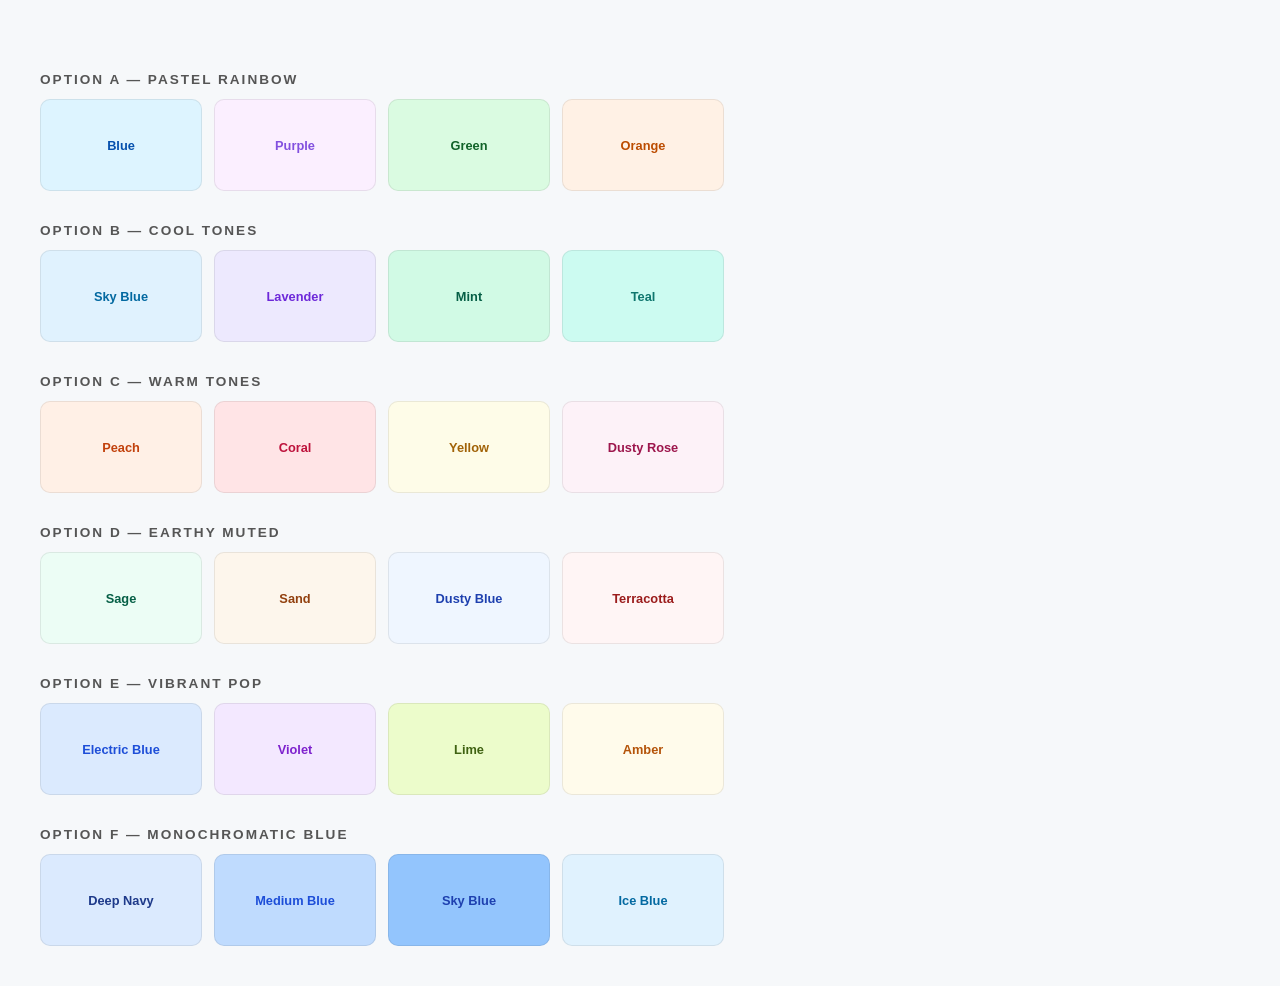
<file: color-preview.html>
<!DOCTYPE html>
<html lang="en">
<head>
  <meta charset="utf-8">
  <meta name="viewport" content="width=device-width, initial-scale=1.0">
  <title>Color Preview</title>
  <style>
    body { font-family: -apple-system, sans-serif; background: #f6f8fa; padding: 2rem; }
    h2 { font-size: 0.85rem; font-weight: 700; letter-spacing: 2px; text-transform: uppercase; color: #555; margin: 2rem 0 0.75rem; }
    .row { display: flex; gap: 12px; flex-wrap: wrap; }
    .card {
      width: 160px; height: 90px; border-radius: 10px;
      display: flex; align-items: center; justify-content: center;
      font-size: 0.8rem; font-weight: 600; border: 1px solid rgba(0,0,0,0.08);
    }
    /* A */
    .a1 { background: #ddf4ff; color: #0550ae; }
    .a2 { background: #fbefff; color: #8250df; }
    .a3 { background: #dafbe1; color: #116329; }
    .a4 { background: #fff1e5; color: #bc4c00; }
    /* B */
    .b1 { background: #e0f2fe; color: #0369a1; }
    .b2 { background: #ede9fe; color: #6d28d9; }
    .b3 { background: #d1fae5; color: #065f46; }
    .b4 { background: #ccfbf1; color: #0f766e; }
    /* C */
    .c1 { background: #fff0e6; color: #c2410c; }
    .c2 { background: #ffe4e6; color: #be123c; }
    .c3 { background: #fefce8; color: #a16207; }
    .c4 { background: #fdf2f8; color: #9d174d; }
    /* D */
    .d1 { background: #ecfdf5; color: #065f46; }
    .d2 { background: #fdf6ec; color: #92400e; }
    .d3 { background: #eff6ff; color: #1e40af; }
    .d4 { background: #fff5f5; color: #9b1c1c; }
    /* E */
    .e1 { background: #dbeafe; color: #1d4ed8; }
    .e2 { background: #f3e8ff; color: #7e22ce; }
    .e3 { background: #ecfccb; color: #3f6212; }
    .e4 { background: #fffbeb; color: #b45309; }
    /* F */
    .f1 { background: #dbeafe; color: #1e3a8a; }
    .f2 { background: #bfdbfe; color: #1d4ed8; }
    .f3 { background: #93c5fd; color: #1e40af; }
    .f4 { background: #e0f2fe; color: #0369a1; }
  </style>
</head>
<body>
  <h2>Option A — Pastel Rainbow</h2>
  <div class="row">
    <div class="card a1">Blue</div>
    <div class="card a2">Purple</div>
    <div class="card a3">Green</div>
    <div class="card a4">Orange</div>
  </div>

  <h2>Option B — Cool Tones</h2>
  <div class="row">
    <div class="card b1">Sky Blue</div>
    <div class="card b2">Lavender</div>
    <div class="card b3">Mint</div>
    <div class="card b4">Teal</div>
  </div>

  <h2>Option C — Warm Tones</h2>
  <div class="row">
    <div class="card c1">Peach</div>
    <div class="card c2">Coral</div>
    <div class="card c3">Yellow</div>
    <div class="card c4">Dusty Rose</div>
  </div>

  <h2>Option D — Earthy Muted</h2>
  <div class="row">
    <div class="card d1">Sage</div>
    <div class="card d2">Sand</div>
    <div class="card d3">Dusty Blue</div>
    <div class="card d4">Terracotta</div>
  </div>

  <h2>Option E — Vibrant Pop</h2>
  <div class="row">
    <div class="card e1">Electric Blue</div>
    <div class="card e2">Violet</div>
    <div class="card e3">Lime</div>
    <div class="card e4">Amber</div>
  </div>

  <h2>Option F — Monochromatic Blue</h2>
  <div class="row">
    <div class="card f1">Deep Navy</div>
    <div class="card f2">Medium Blue</div>
    <div class="card f3">Sky Blue</div>
    <div class="card f4">Ice Blue</div>
  </div>
</body>
</html>
</file>
<file: css/style.css>
/* ── THEME VARIABLES ── */
[data-theme="dark"] {
  --bg:               #0d1117;
  --bg2:              #161b22;
  --bg3:              #21262d;
  --border:           #30363d;
  --accent:           #58a6ff;
  --accent2:          #7ee787;
  --text:             #e6edf3;
  --text-secondary:   #c9d1d9;
  --muted:            #8b949e;
  --tag-blue-bg:      #1f3a5f;
  --tag-blue-text:    #58a6ff;
  --tag-green-bg:     #1a3a2a;
  --tag-green-text:   #7ee787;
  --tag-purple-bg:    #2d1f4a;
  --tag-purple-text:  #c084fc;
  --tag-orange-bg:    #3a2a1a;
  --tag-orange-text:  #fb923c;
  --nav-bg:           rgba(13,17,23,0.92);
  --shadow:           0 8px 24px rgba(0,0,0,0.4);
}

[data-theme="light"] {
  --bg:               #ffffff;
  --bg2:              #f6f8fa;
  --bg3:              #eaeef2;
  --border:           #d0d7de;
  --accent:           #0969da;
  --accent2:          #1a7f37;
  --text:             #1f2328;
  --text-secondary:   #36454f;
  --muted:            #656d76;
  --tag-blue-bg:      #ddf4ff;
  --tag-blue-text:    #0550ae;
  --tag-green-bg:     #dafbe1;
  --tag-green-text:   #116329;
  --tag-purple-bg:    #fbefff;
  --tag-purple-text:  #8250df;
  --tag-orange-bg:    #fff1e5;
  --tag-orange-text:  #bc4c00;
  --nav-bg:           rgba(255,255,255,0.92);
  --shadow:           0 8px 24px rgba(0,0,0,0.1);
}

/* ── RESET ── */
*, *::before, *::after { box-sizing: border-box; margin: 0; padding: 0; }

html { scroll-behavior: smooth; }

body {
  font-family: -apple-system, BlinkMacSystemFont, 'Segoe UI', Roboto, sans-serif;
  background: var(--bg);
  color: var(--text);
  line-height: 1.6;
  transition: background 0.25s, color 0.25s;
}

img { max-width: 100%; display: block; }
a   { color: inherit; text-decoration: none; }

/* ── NAV ── */
nav {
  position: sticky;
  top: 0;
  z-index: 100;
  background: var(--nav-bg);
  backdrop-filter: blur(12px);
  -webkit-backdrop-filter: blur(12px);
  border-bottom: 1px solid var(--border);
  padding: 0 2rem;
  display: grid;
  grid-template-columns: 1fr auto 1fr;
  align-items: center;
  height: 60px;
  gap: 1rem;
}

.nav-logo {
  font-weight: 800;
  font-size: 1.1rem;
  color: var(--text);
  letter-spacing: -0.5px;
}
.nav-logo span { color: var(--accent); }

.nav-links {
  display: flex;
  gap: 1.5rem;
  list-style: none;
  justify-content: center;
}
.nav-links a {
  color: var(--muted);
  font-size: 0.875rem;
  font-weight: 500;
  transition: color 0.2s;
  padding-bottom: 2px;
}
.nav-links a:hover  { color: var(--text); }
.nav-links a.active {
  color: var(--text);
  border-bottom: 2px solid var(--accent);
}

.nav-right {
  display: flex;
  align-items: center;
  gap: 10px;
  justify-content: flex-end;
}

.theme-toggle {
  width: 36px;
  height: 36px;
  border-radius: 8px;
  border: 1px solid var(--border);
  background: var(--bg2);
  color: var(--muted);
  cursor: pointer;
  display: flex;
  align-items: center;
  justify-content: center;
  font-size: 0.9rem;
  transition: all 0.2s;
}
.theme-toggle:hover { border-color: var(--accent); color: var(--accent); }

.nav-cta {
  background: var(--accent);
  color: #fff !important;
  padding: 7px 14px;
  border-radius: 6px;
  font-size: 0.8rem;
  font-weight: 600;
  display: inline-flex;
  align-items: center;
  gap: 6px;
  transition: opacity 0.2s;
}
.nav-cta:hover { opacity: 0.85; }

/* ── BUTTONS ── */
.btn-primary {
  background: var(--accent);
  color: #fff !important;
  padding: 9px 20px;
  border-radius: 8px;
  font-weight: 600;
  font-size: 0.875rem;
  display: inline-flex;
  align-items: center;
  gap: 7px;
  transition: opacity 0.2s;
}
.btn-primary:hover { opacity: 0.85; }

.btn-outline {
  border: 1px solid var(--border);
  color: var(--text);
  padding: 9px 20px;
  border-radius: 8px;
  font-size: 0.875rem;
  font-weight: 500;
  display: inline-flex;
  align-items: center;
  gap: 7px;
  transition: all 0.2s;
}
.btn-outline:hover { border-color: var(--accent); color: var(--accent); }

/* ── FOOTER ── */
footer {
  background: var(--bg2);
  border-top: 1px solid var(--border);
  text-align: center;
  padding: 24px 2rem;
  color: var(--muted);
  font-size: 0.82rem;
}
footer a { color: var(--accent); }
footer a:hover { text-decoration: underline; }

/* ── TAGS / CHIPS ── */
.tag {
  padding: 3px 11px;
  border-radius: 20px;
  font-size: 0.78rem;
  font-weight: 500;
}
.tag.blue   { background: var(--tag-blue-bg);   color: var(--tag-blue-text); }
.tag.green  { background: var(--tag-green-bg);  color: var(--tag-green-text); }
.tag.purple { background: var(--tag-purple-bg); color: var(--tag-purple-text); }
.tag.orange { background: var(--tag-orange-bg); color: var(--tag-orange-text); }

/* ── PAGE HERO (shared across inner pages) ── */
.page-hero {
  max-width: 900px;
  margin: 0 auto;
  padding: 56px 2rem 32px;
}
.page-hero .label {
  font-size: 0.72rem;
  font-weight: 700;
  letter-spacing: 2px;
  text-transform: uppercase;
  color: var(--accent);
  margin-bottom: 6px;
}
.page-hero h1 { font-size: 2.2rem; font-weight: 800; margin-bottom: 10px; }
.page-hero p  { color: var(--muted); font-size: 0.95rem; max-width: 500px; }

/* ── SECTION DIVIDER LABEL ── */
.section-label {
  font-size: 0.72rem;
  font-weight: 700;
  letter-spacing: 2px;
  text-transform: uppercase;
  color: var(--muted);
  margin-bottom: 16px;
  display: flex;
  align-items: center;
  gap: 8px;
}
.section-label::after {
  content: '';
  flex: 1;
  height: 1px;
  background: var(--border);
}

/* ── RESPONSIVE NAV ── */
@media (max-width: 600px) {
  nav { grid-template-columns: 1fr 1fr; }
  .nav-links { display: none; }
}
</file>
